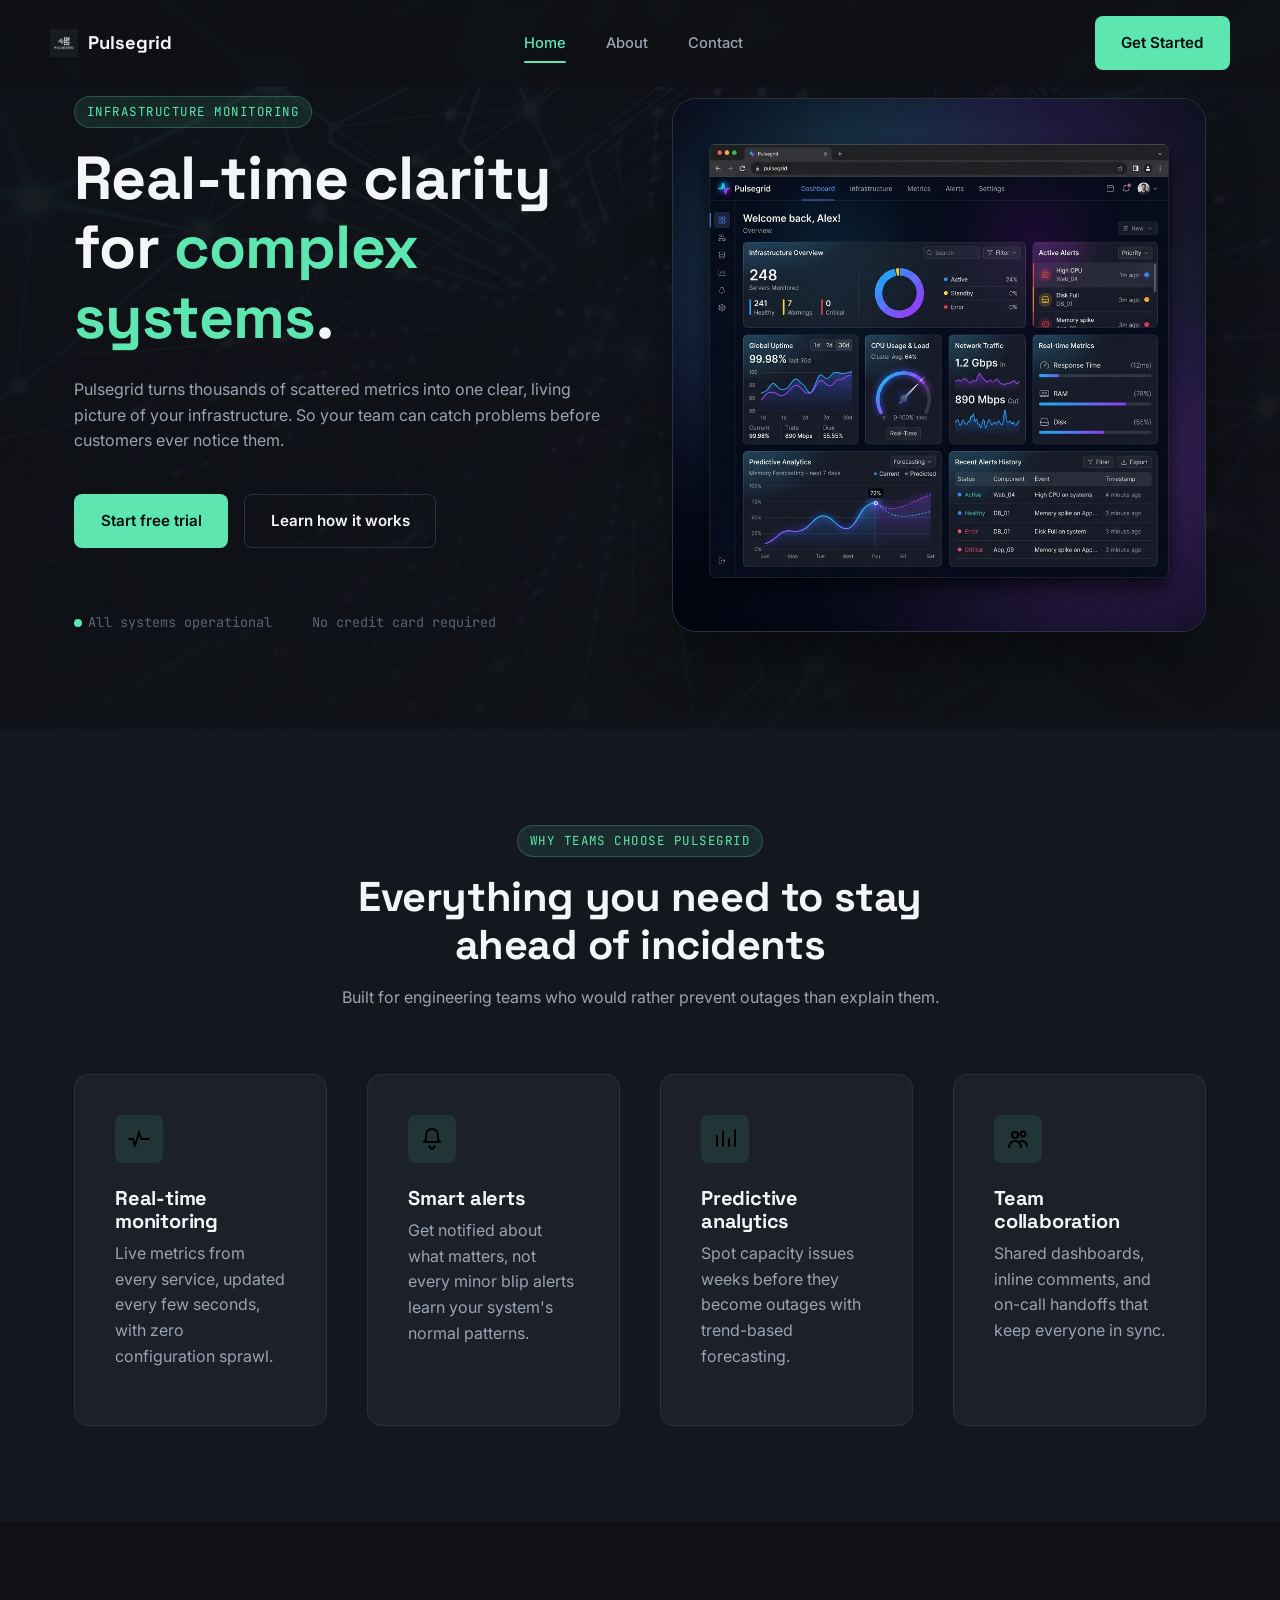
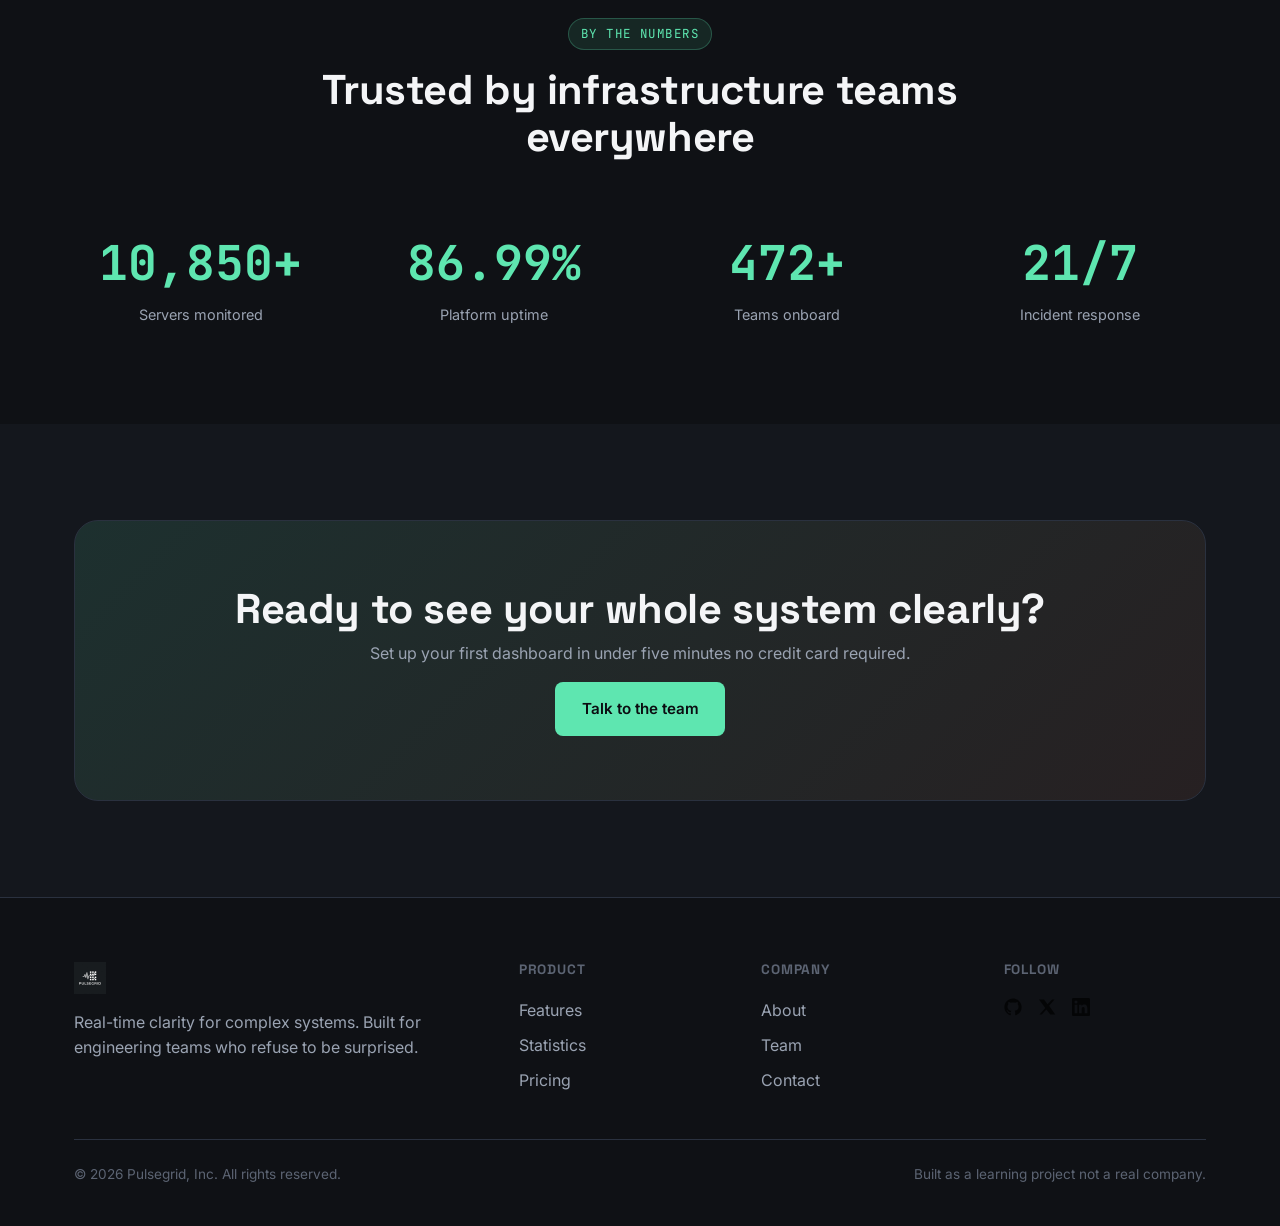
<file: index.html>
<!DOCTYPE html>
<!--
  index.html
  -----------------------------------------------------------------------
  PURPOSE: This is the HOMEPAGE of the site 
  [for khushi]
  Iske alawa bhi html files hai for different screens jaise ki aap dekhoge
  ki 3 screens hai, ek contact ek main jo ki yeh hai and ek about wala section.
  toh aapko basically yhan ki files ke saath edits krne hai!!
  -----------------------------------------------------------------------
-->
<html lang="en">

<head>
  <meta charset="UTF-8">
  <meta name="viewport" content="width=device-width, initial-scale=1.0">
  <title>Pulsegrid — Real-time clarity for complex systems</title>
  <meta name="description"
    content="Pulsegrid helps engineering teams monitor, understand, and predict the health of their infrastructure in real time.">

  <!-- Google Fonts: see assets/fonts/README.md for how to self-host these instead -->
  <link rel="preconnect" href="https://fonts.googleapis.com">
  <link
    href="https://fonts.googleapis.com/css2?family=Space+Grotesk:wght@500;700&family=Inter:wght@400;500;600&family=JetBrains+Mono:wght@500&display=swap"
    rel="stylesheet">

  <!--
  CSS load order matters here:
  1. style.css -> defines the variables (colors, fonts) everything else uses
  2. navbar.css -> styles the nav, depends on style.css's variables
  3. animations.css -> keyframes + reveal classes, can load any time
  -->
  <link rel="stylesheet" href="css/style.css">
  <link rel="stylesheet" href="css/navbar.css">
  <link rel="stylesheet" href="css/animations.css">

  <link rel="icon" href="images/logo.png" type="image/png">
</head>

<body>

  <!-- =====================================================================
       NAVBAR
       Identical markup is repeated on every page so navbar.css/navbar.js
       can target it consistently. In a larger real-world project this
       would likely be generated from a template/include instead of
       copy-pasted, but for a beginner learning project, seeing the full
       markup on every page makes it easier to study.
       ===================================================================== -->
  <nav class="navbar">
    <div class="container navbar-inner">
      <a href="index.html" class="navbar-logo">
        <img src="images/logo.png" alt="Pulsegrid logo">
        Pulsegrid
      </a>

      <ul class="navbar-links">
        <li><a href="index.html">Home</a></li>
        <li><a href="about.html">About</a></li>
        <li><a href="contact.html">Contact</a></li>
        <li class="navbar-cta-mobile">
          <a href="contact.html" class="btn btn-primary btn-block">Get Started</a>
        </li>
      </ul>

      <div class="navbar-cta">
        <a href="contact.html" class="btn btn-primary">Get Started</a>
      </div>

      <button class="navbar-toggle" aria-label="Toggle navigation menu" aria-expanded="false">
        <span></span>
        <span></span>
        <span></span>
      </button>
    </div>
  </nav>

  <main>
    <!-- ===================================================================
         HERO SECTION
         The first thing a visitor sees. Headline + supporting copy on the
         left, a preview image on the right.
         =================================================================== -->
    <section class="hero">
      <div class="container">
        <div class="hero-copy reveal">
          <span class="eyebrow">Infrastructure monitoring</span>
          <h1>Real-time clarity for <span class="highlight">complex systems</span>.</h1>
          <p>
            Pulsegrid turns thousands of scattered metrics into one clear,
            living picture of your infrastructure. So your team can catch
            problems before customers ever notice them.
          </p>
          <div class="hero-actions">
            <a href="contact.html" class="btn btn-primary">Start free trial</a>
            <a href="about.html" class="btn btn-secondary">Learn how it works</a>
          </div>
          <div class="hero-meta">
            <span><span class="status-dot"></span>All systems operational</span>
            <span>No credit card required</span>
          </div>
        </div>

        <div class="hero-media reveal reveal-delay-2">
          <div class="float">
            <img src="images/dashboard.jpg" alt="Preview of the Pulsegrid monitoring dashboard">
          </div>
        </div>
      </div>
    </section>

    <!-- ===================================================================
         FEATURES SECTION
         Four cards explaining the core product capabilities.
         =================================================================== -->
    <section class="section section--alt" id="features">
      <div class="container">
        <div class="section-header reveal">
          <span class="eyebrow">Why teams choose Pulsegrid</span>
          <h2>Everything you need to stay ahead of incidents</h2>
          <p>Built for engineering teams who would rather prevent outages than explain them.</p>
        </div>

        <div class="grid grid--4">
          <div class="feature-card reveal reveal-delay-1">
            <div class="feature-icon"><img src="assets/icons/icon-pulse.svg" alt=""></div>
            <h3>Real-time monitoring</h3>
            <p>Live metrics from every service, updated every few seconds, with zero configuration sprawl.</p>
          </div>

          <div class="feature-card reveal reveal-delay-2">
            <div class="feature-icon"><img src="assets/icons/icon-alert.svg" alt=""></div>
            <h3>Smart alerts</h3>
            <p>Get notified about what matters, not every minor blip alerts learn your system's normal patterns.</p>
          </div>

          <div class="feature-card reveal reveal-delay-3">
            <div class="feature-icon"><img src="assets/icons/icon-chart.svg" alt=""></div>
            <h3>Predictive analytics</h3>
            <p>Spot capacity issues weeks before they become outages with trend-based forecasting.</p>
          </div>

          <div class="feature-card reveal reveal-delay-4">
            <div class="feature-icon"><img src="assets/icons/icon-team.svg" alt=""></div>
            <h3>Team collaboration</h3>
            <p>Shared dashboards, inline comments, and on-call handoffs that keep everyone in sync.</p>
          </div>
        </div>
      </div>
    </section>

    <!-- ===================================================================
         STATISTICS SECTION
         Numbers animate upward from 0 once they scroll into view
         (see initStatsCounters() in js/main.js).
         =================================================================== -->
    <section class="section" id="stats">
      <div class="container">
        <div class="section-header reveal">
          <span class="eyebrow">By the numbers</span>
          <h2>Trusted by infrastructure teams everywhere</h2>
        </div>

        <div class="grid grid--4 stats-grid">
          <div class="reveal reveal-delay-1">
            <span class="stat-number" data-count-to="12400" data-suffix="+">0</span>
            <span class="stat-label">Servers monitored</span>
          </div>
          <div class="reveal reveal-delay-2">
            <span class="stat-number" data-count-to="99" data-suffix=".99%">0</span>
            <span class="stat-label">Platform uptime</span>
          </div>
          <div class="reveal reveal-delay-3">
            <span class="stat-number" data-count-to="540" data-suffix="+">0</span>
            <span class="stat-label">Teams onboard</span>
          </div>
          <div class="reveal reveal-delay-4">
            <span class="stat-number" data-count-to="24" data-suffix="/7">0</span>
            <span class="stat-label">Incident response</span>
          </div>
        </div>
      </div>
    </section>

    <!-- ===================================================================
         CTA BANNER
         =================================================================== -->
    <section class="section section--alt">
      <div class="container">
        <div class="cta-banner reveal">
          <h2>Ready to see your whole system clearly?</h2>
          <p>Set up your first dashboard in under five minutes no credit card required.</p>
          <a href="contact.html" class="btn btn-primary">Talk to the team</a>
        </div>
      </div>
    </section>
  </main>

  <!-- =====================================================================
       FOOTER
       ===================================================================== -->
  <footer class="site-footer">
    <div class="container">
      <div class="footer-grid">
        <div class="footer-brand">
          <img src="images/logo.png" alt="Pulsegrid logo">
          <p>Real-time clarity for complex systems. Built for engineering teams who refuse to be surprised.</p>
        </div>

        <div class="footer-col">
          <h4>Product</h4>
          <a href="index.html#features">Features</a>
          <a href="index.html#stats">Statistics</a>
          <a href="contact.html">Pricing</a>
        </div>

        <div class="footer-col">
          <h4>Company</h4>
          <a href="about.html">About</a>
          <a href="about.html#team">Team</a>
          <a href="contact.html">Contact</a>
        </div>

        <div class="footer-col">
          <h4>Follow</h4>
          <div class="social-icons">
            <a href="#" aria-label="Pulsegrid on GitHub"><img class="social-icon" src="assets/icons/icon-github.svg"
                alt=""></a>
            <a href="#" aria-label="Pulsegrid on Twitter"><img class="social-icon" src="assets/icons/icon-twitter.svg"
                alt=""></a>
            <a href="#" aria-label="Pulsegrid on LinkedIn"><img class="social-icon" src="assets/icons/icon-linkedin.svg"
                alt=""></a>
          </div>
        </div>
      </div>

      <div class="footer-bottom">
        <span>&copy; <span id="current-year"></span> Pulsegrid, Inc. All rights reserved.</span>
        <span>Built as a learning project not a real company.</span>
      </div>
    </div>
  </footer>

  <!--
    JS load order: navbar.js and main.js are used on every page.
    contact.js is also included site-wide for simplicity, but it quietly
    does nothing unless it finds a #contact-form element on the page.
  -->
  <script src="js/navbar.js"></script>
  <script src="js/main.js"></script>
  <script src="js/contact.js"></script>
</body>

</html>
</file>
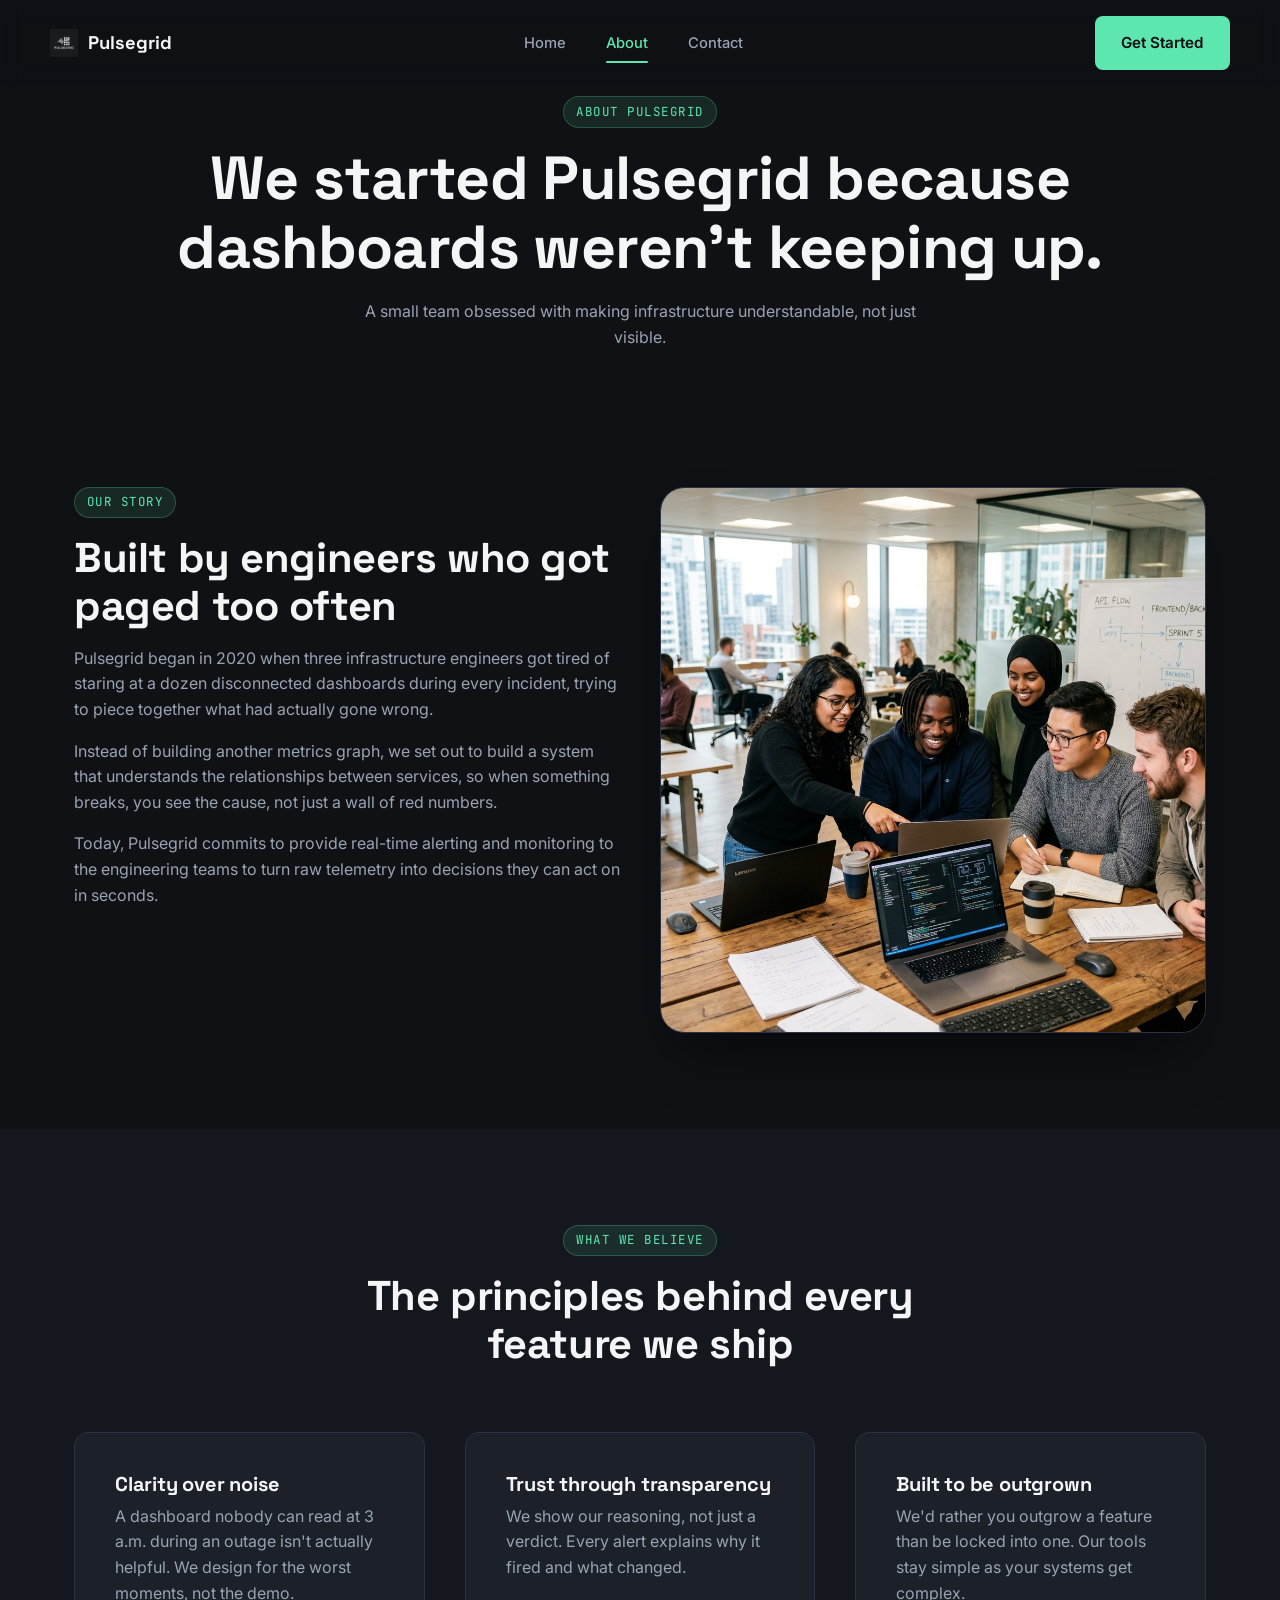
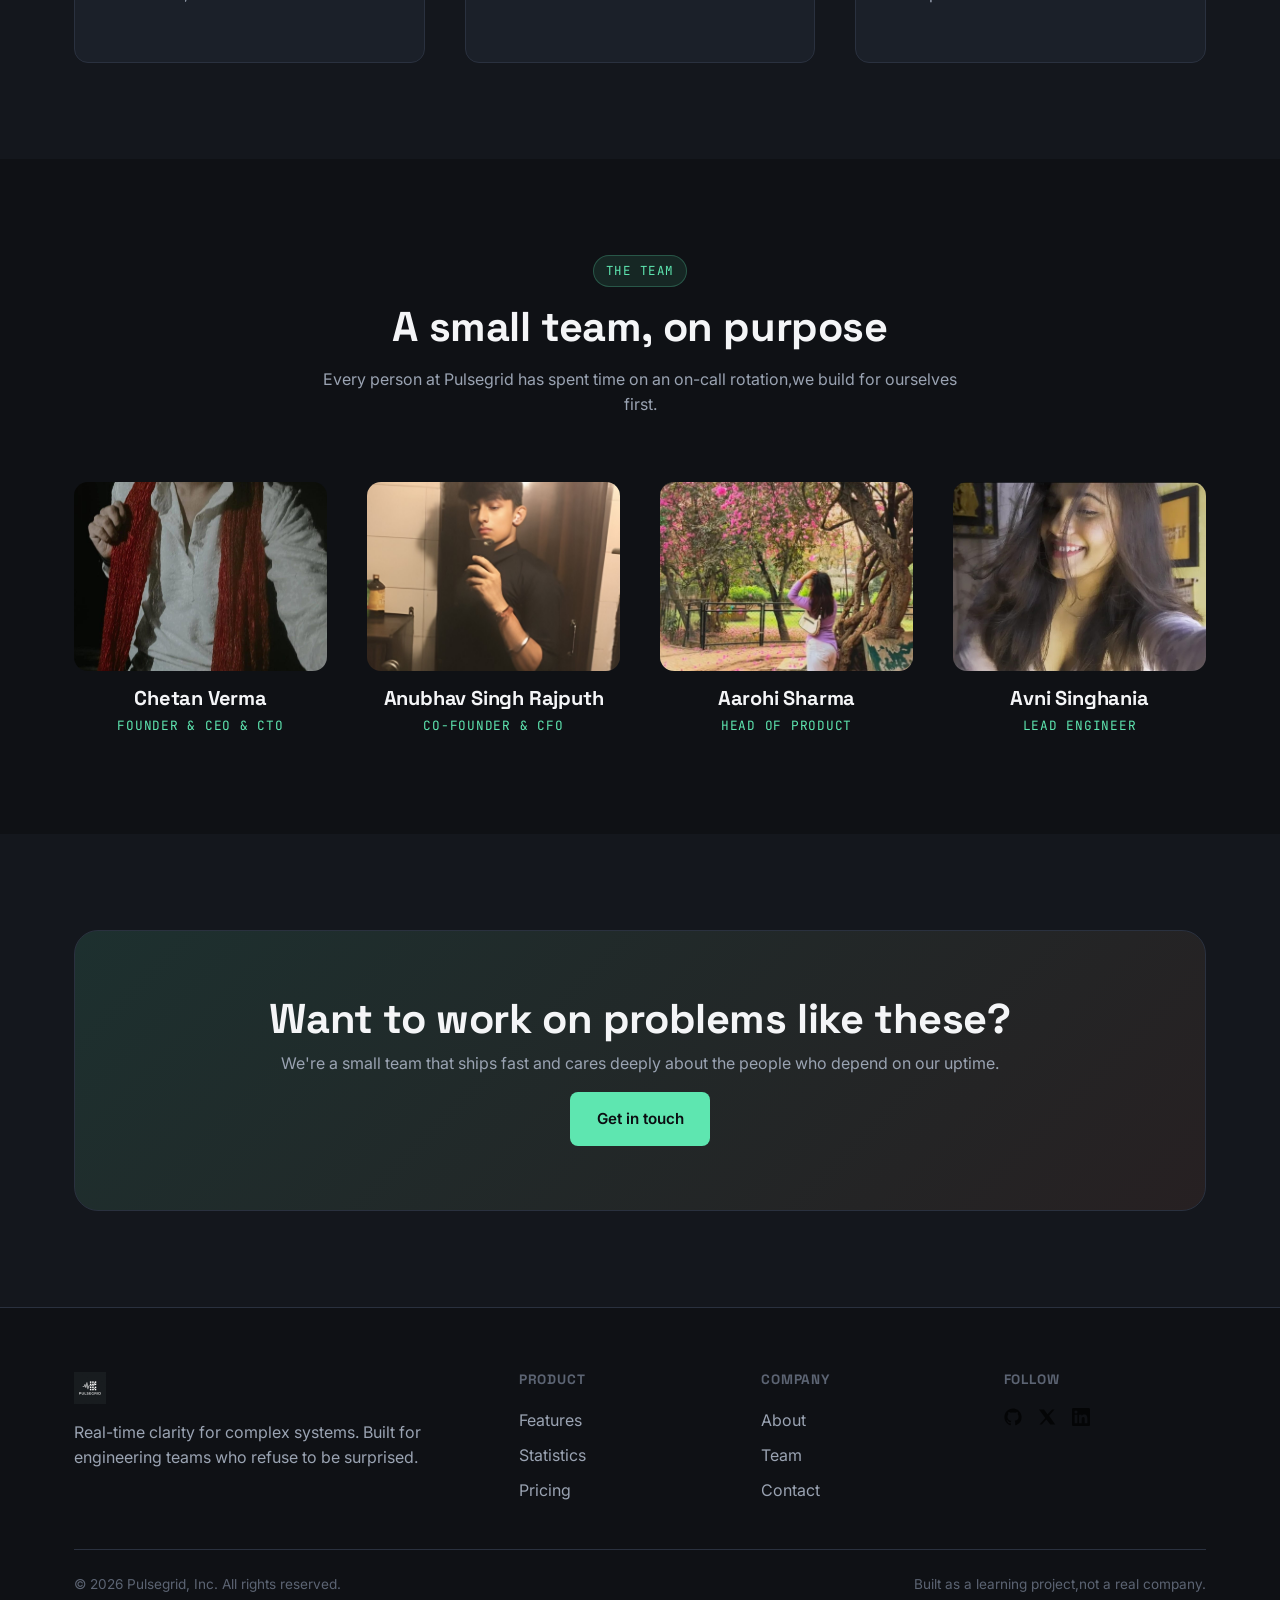
<file: about.html>
<!DOCTYPE html>
<!--
  about.html
  -----------------------------------------------------------------------
  PURPOSE: The "About" page. Tells the company's story, lists its
  values, and introduces the team. Reuses the exact same navbar/footer
  markup and the exact same CSS/JS files as index.html, that repetition
  is intentional for this learning project. Toh aapko yhan ki cheezein edit krni
  hai
  -----------------------------------------------------------------------
-->
<html lang="en">

<head>
  <meta charset="UTF-8">
  <meta name="viewport" content="width=device-width, initial-scale=1.0">
  <title>About — Pulsegrid</title>
  <meta name="description"
    content="Learn about Pulsegrid's mission, values, and the team building real-time infrastructure monitoring.">

  <link rel="preconnect" href="https://fonts.googleapis.com">
  <link
    href="https://fonts.googleapis.com/css2?family=Space+Grotesk:wght@500;700&family=Inter:wght@400;500;600&family=JetBrains+Mono:wght@500&display=swap"
    rel="stylesheet">

  <link rel="stylesheet" href="css/style.css">
  <link rel="stylesheet" href="css/navbar.css">
  <link rel="stylesheet" href="css/animations.css">

  <link rel="icon" href="images/logo.png" type="image/png">
</head>

<body>

  <nav class="navbar">
    <div class="container navbar-inner">
      <a href="index.html" class="navbar-logo">
        <img src="images/logo.png" alt="Pulsegrid logo">
        Pulsegrid
      </a>

      <ul class="navbar-links">
        <li><a href="index.html">Home</a></li>
        <li><a href="about.html">About</a></li>
        <li><a href="contact.html">Contact</a></li>
        <li class="navbar-cta-mobile">
          <a href="contact.html" class="btn btn-primary btn-block">Get Started</a>
        </li>
      </ul>

      <div class="navbar-cta">
        <a href="contact.html" class="btn btn-primary">Get Started</a>
      </div>

      <button class="navbar-toggle" aria-label="Toggle navigation menu" aria-expanded="false">
        <span></span>
        <span></span>
        <span></span>
      </button>
    </div>
  </nav>

  <main>
    <!-- ===================================================================
         PAGE HEADER
         =================================================================== -->
    <header class="page-header">
      <div class="container reveal">
        <span class="eyebrow">About Pulsegrid</span>
        <h1>We started Pulsegrid because dashboards weren't keeping up.</h1>
        <p>A small team obsessed with making infrastructure understandable, not just visible.</p>
      </div>
    </header>

    <!-- ===================================================================
         OUR STORY
         =================================================================== -->
    <section class="section">
      <div class="container grid grid--2">
        <div class="reveal">
          <span class="eyebrow">Our story</span>
          <h2>Built by engineers who got paged too often</h2>
          <p>
            Pulsegrid began in 2020 when three infrastructure engineers
            got tired of staring at a dozen disconnected dashboards
            during every incident, trying to piece together what had
            actually gone wrong.
          </p>
          <p>
            Instead of building another metrics graph, we set out to
            build a system that understands the relationships between
            services, so when something breaks, you see the cause,
            not just a wall of red numbers.
          </p>
          <p>
            Today, Pulsegrid commits to provide real-time alerting and monitoring to the engineering teams to turn
            raw telemetry into decisions they can act on in seconds.
          </p>
        </div>
        <div class="hero-media reveal reveal-delay-2">
          <img src="images/team.jpg" alt="The Pulsegrid team collaborating in the office">
        </div>
      </div>
    </section>

    <!-- ===================================================================
         MISSION / VALUES
         =================================================================== -->
    <section class="section section--alt">
      <div class="container">
        <div class="section-header reveal">
          <span class="eyebrow">What we believe</span>
          <h2>The principles behind every feature we ship</h2>
        </div>

        <div class="grid grid--3">
          <div class="feature-card reveal reveal-delay-1">
            <h3>Clarity over noise</h3>
            <p>A dashboard nobody can read at 3 a.m. during an outage isn't actually helpful. We design for the worst
              moments, not the demo.</p>
          </div>
          <div class="feature-card reveal reveal-delay-2">
            <h3>Trust through transparency</h3>
            <p>We show our reasoning, not just a verdict. Every alert explains why it fired and what changed.</p>
          </div>
          <div class="feature-card reveal reveal-delay-3">
            <h3>Built to be outgrown</h3>
            <p>We'd rather you outgrow a feature than be locked into one. Our tools stay simple as your systems get
              complex.</p>
          </div>
        </div>
      </div>
    </section>

    <!-- ===================================================================
         TEAM SECTION
         =================================================================== -->
    <section class="section" id="team">
      <div class="container">
        <div class="section-header reveal">
          <span class="eyebrow">The team</span>
          <h2>A small team, on purpose</h2>
          <p>Every person at Pulsegrid has spent time on an on-call rotation,we build for ourselves first.</p>
        </div>

        <div class="grid grid--4">
          <div class="team-card reveal reveal-delay-1">
            <div class="team-photo"><img src="images/chetan.jpg" alt="Portrait placeholder for Maya Chen"></div>
            <h3>Chetan Verma</h3>
            <span class="team-role">Founder &amp; CEO & CTO</span>
          </div>
          <div class="team-card reveal reveal-delay-2">
            <div class="team-photo"><img src="images/anubhav.jpg" alt="Portrait placeholder for Daniel Osei"></div>
            <h3>Anubhav Singh Rajputh</h3>
            <span class="team-role">Co-founder &amp; CFO</span>
          </div>
          <div class="team-card reveal reveal-delay-3">
            <div class="team-photo"><img src="images/aarohi.jpg" alt="Portrait placeholder for Priya Patel"></div>
            <h3>Aarohi Sharma</h3>
            <span class="team-role">Head of Product</span>
          </div>
          <div class="team-card reveal reveal-delay-4">
            <div class="team-photo"><img src="images/avni.jpg" alt="Portrait placeholder for Tomas Novak"></div>
            <h3>Avni Singhania</h3>
            <span class="team-role">Lead Engineer</span>
          </div>
        </div>
      </div>
    </section>

    <!-- ===================================================================
         CTA BANNER
         =================================================================== -->
    <section class="section section--alt">
      <div class="container">
        <div class="cta-banner reveal">
          <h2>Want to work on problems like these?</h2>
          <p>We're a small team that ships fast and cares deeply about the people who depend on our uptime.</p>
          <a href="contact.html" class="btn btn-primary">Get in touch</a>
        </div>
      </div>
    </section>
  </main>

  <footer class="site-footer">
    <div class="container">
      <div class="footer-grid">
        <div class="footer-brand">
          <img src="images/logo.png" alt="Pulsegrid logo">
          <p>Real-time clarity for complex systems. Built for engineering teams who refuse to be surprised.</p>
        </div>

        <div class="footer-col">
          <h4>Product</h4>
          <a href="index.html#features">Features</a>
          <a href="index.html#stats">Statistics</a>
          <a href="contact.html">Pricing</a>
        </div>

        <div class="footer-col">
          <h4>Company</h4>
          <a href="about.html">About</a>
          <a href="about.html#team">Team</a>
          <a href="contact.html">Contact</a>
        </div>

        <div class="footer-col">
          <h4>Follow</h4>
          <div class="social-icons">
            <a href="#" aria-label="Pulsegrid on GitHub"><img class="social-icon" src="assets/icons/icon-github.svg"
                alt=""></a>
            <a href="#" aria-label="Pulsegrid on Twitter"><img class="social-icon" src="assets/icons/icon-twitter.svg"
                alt=""></a>
            <a href="#" aria-label="Pulsegrid on LinkedIn"><img class="social-icon" src="assets/icons/icon-linkedin.svg"
                alt=""></a>
          </div>
        </div>
      </div>

      <div class="footer-bottom">
        <span>&copy; <span id="current-year"></span> Pulsegrid, Inc. All rights reserved.</span>
        <span>Built as a learning project,not a real company.</span>
      </div>
    </div>
  </footer>

  <script src="js/navbar.js"></script>
  <script src="js/main.js"></script>
  <script src="js/contact.js"></script>
</body>

</html>
</file>
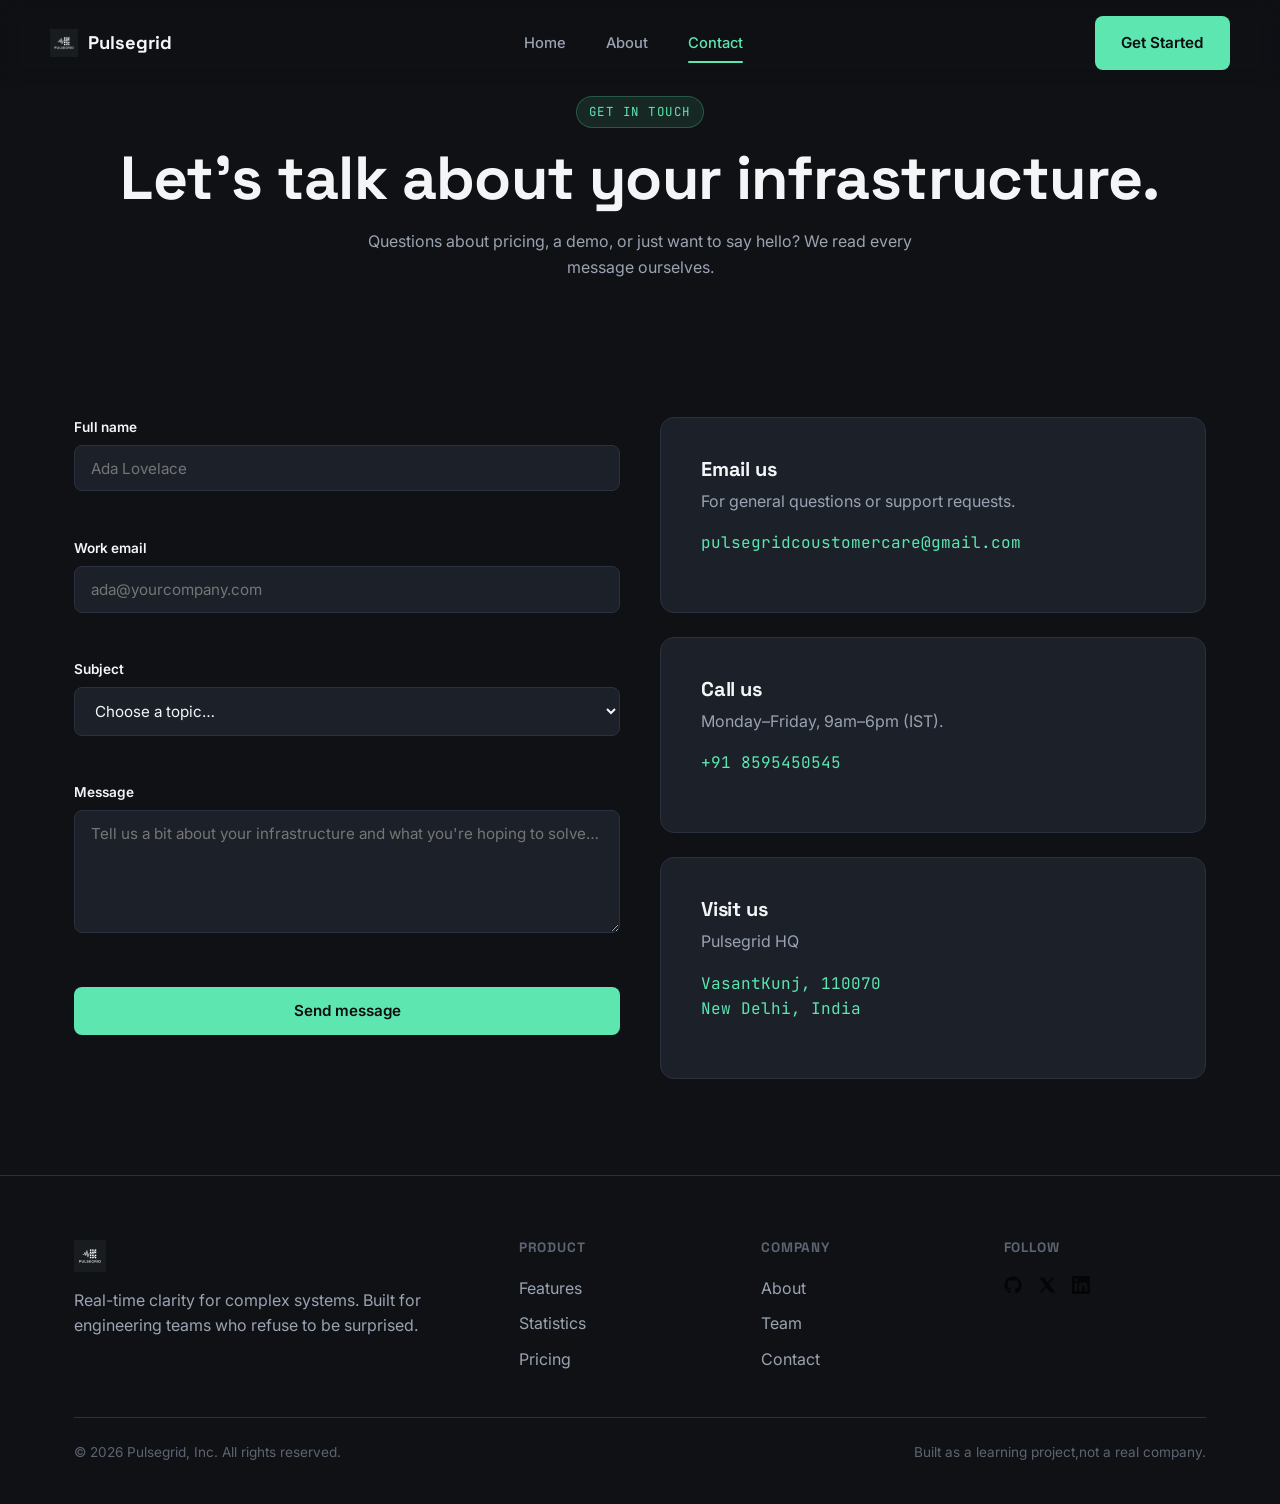
<file: contact.html>
<!DOCTYPE html>
<!--
  contact.html
  -----------------------------------------------------------------------
  PURPOSE: The "Contact" page. Holds the contact form that js/contact.js
  validates and "submits" (simulated, since this is a static learning
  project with no real backend/server to send data to). Also shows
  direct contact details and reuses the shared navbar/footer.
  -----------------------------------------------------------------------
-->
<html lang="en">

<head>
  <meta charset="UTF-8">
  <meta name="viewport" content="width=device-width, initial-scale=1.0">
  <title>Contact — Pulsegrid</title>
  <meta name="description"
    content="Get in touch with the Pulsegrid team,sales questions, support, or partnership inquiries.">

  <link rel="preconnect" href="https://fonts.googleapis.com">
  <link
    href="https://fonts.googleapis.com/css2?family=Space+Grotesk:wght@500;700&family=Inter:wght@400;500;600&family=JetBrains+Mono:wght@500&display=swap"
    rel="stylesheet">

  <link rel="stylesheet" href="css/style.css">
  <link rel="stylesheet" href="css/navbar.css">
  <link rel="stylesheet" href="css/animations.css">

  <link rel="icon" href="images/logo.png" type="image/png">
</head>

<body>

  <nav class="navbar">
    <div class="container navbar-inner">
      <a href="index.html" class="navbar-logo">
        <img src="images/logo.png" alt="Pulsegrid logo">
        Pulsegrid
      </a>

      <ul class="navbar-links">
        <li><a href="index.html">Home</a></li>
        <li><a href="about.html">About</a></li>
        <li><a href="contact.html">Contact</a></li>
        <li class="navbar-cta-mobile">
          <a href="contact.html" class="btn btn-primary btn-block">Get Started</a>
        </li>
      </ul>

      <div class="navbar-cta">
        <a href="contact.html" class="btn btn-primary">Get Started</a>
      </div>

      <button class="navbar-toggle" aria-label="Toggle navigation menu" aria-expanded="false">
        <span></span>
        <span></span>
        <span></span>
      </button>
    </div>
  </nav>

  <main>
    <header class="page-header">
      <div class="container reveal">
        <span class="eyebrow">Get in touch</span>
        <h1>Let's talk about your infrastructure.</h1>
        <p>Questions about pricing, a demo, or just want to say hello? We read every message ourselves.</p>
      </div>
    </header>

    <!-- ===================================================================
         CONTACT FORM + CONTACT INFO
         =================================================================== -->
    <section class="section">
      <div class="container grid grid--2">

        <!-- -------------------------------------------------------------
             CONTACT FORM
             js/contact.js listens for this form's "submit" event,
             validates every field, and simulates sending it.
             ------------------------------------------------------------- -->
        <div class="reveal">
          <div id="form-success" class="form-success-banner" role="status" hidden>
            Thanks! Your message has been sent,we'll reply within one business day.
          </div>

          <form id="contact-form" novalidate>
            <div class="form-group">
              <label class="form-label" for="name">Full name</label>
              <input class="form-control" type="text" id="name" name="name" placeholder="Ada Lovelace"
                autocomplete="name">
              <span class="form-error" id="name-error"></span>
            </div>

            <div class="form-group">
              <label class="form-label" for="email">Work email</label>
              <input class="form-control" type="email" id="email" name="email" placeholder="ada@yourcompany.com"
                autocomplete="email">
              <span class="form-error" id="email-error"></span>
            </div>

            <div class="form-group">
              <label class="form-label" for="subject">Subject</label>
              <select class="form-control" id="subject" name="subject">
                <option value="">Choose a topic…</option>
                <option value="sales">Sales &amp; pricing</option>
                <option value="support">Technical support</option>
                <option value="partnership">Partnership</option>
                <option value="other">Something else</option>
              </select>
              <span class="form-error" id="subject-error"></span>
            </div>

            <div class="form-group">
              <label class="form-label" for="message">Message</label>
              <textarea class="form-control" id="message" name="message" rows="5"
                placeholder="Tell us a bit about your infrastructure and what you're hoping to solve…"></textarea>
              <span class="form-error" id="message-error"></span>
            </div>

            <button type="submit" class="btn btn-primary btn-block">Send message</button>
          </form>
        </div>

        <!-- -------------------------------------------------------------
             CONTACT INFO SIDEBAR
             ------------------------------------------------------------- -->
        <div class="reveal reveal-delay-2">
          <div class="feature-card" style="margin-bottom: var(--space-md);">
            <h3>Email us</h3>
            <p>For general questions or support requests.</p>
            <p style="color: var(--color-accent); font-family: var(--font-mono);">pulsegridcoustomercare@gmail.com</p>
          </div>

          <div class="feature-card" style="margin-bottom: var(--space-md);">
            <h3>Call us</h3>
            <p>Monday–Friday, 9am–6pm (IST).</p>
            <p style="color: var(--color-accent); font-family: var(--font-mono);">+91 8595450545</p>
          </div>

          <div class="feature-card">
            <h3>Visit us</h3>
            <p>Pulsegrid HQ</p>
            <p style="color: var(--color-accent); font-family: var(--font-mono);">VasantKunj, 110070<br>New Delhi, India
            </p>
          </div>
        </div>
      </div>
    </section>
  </main>

  <footer class="site-footer">
    <div class="container">
      <div class="footer-grid">
        <div class="footer-brand">
          <img src="images/logo.png" alt="Pulsegrid logo">
          <p>Real-time clarity for complex systems. Built for engineering teams who refuse to be surprised.</p>
        </div>

        <div class="footer-col">
          <h4>Product</h4>
          <a href="index.html#features">Features</a>
          <a href="index.html#stats">Statistics</a>
          <a href="contact.html">Pricing</a>
        </div>

        <div class="footer-col">
          <h4>Company</h4>
          <a href="about.html">About</a>
          <a href="about.html#team">Team</a>
          <a href="contact.html">Contact</a>
        </div>

        <div class="footer-col">
          <h4>Follow</h4>
          <div class="social-icons">
            <a href="#" aria-label="Pulsegrid on GitHub"><img class="social-icon" src="assets/icons/icon-github.svg"
                alt=""></a>
            <a href="#" aria-label="Pulsegrid on Twitter"><img class="social-icon" src="assets/icons/icon-twitter.svg"
                alt=""></a>
            <a href="#" aria-label="Pulsegrid on LinkedIn"><img class="social-icon" src="assets/icons/icon-linkedin.svg"
                alt=""></a>
          </div>
        </div>
      </div>

      <div class="footer-bottom">
        <span>&copy; <span id="current-year"></span> Pulsegrid, Inc. All rights reserved.</span>
        <span>Built as a learning project,not a real company.</span>
      </div>
    </div>
  </footer>

  <script src="js/navbar.js"></script>
  <script src="js/main.js"></script>
  <script src="js/contact.js"></script>
</body>

</html>
</file>
<file: css/style.css>
/* =========================================================================
   css/style.css
   -------------------------------------------------------------------------
   PURPOSE: The MAIN stylesheet for the whole site.
   It holds things that are shared by every page:
     1. Design tokens (CSS variables) - colors, fonts, spacing
     2. CSS reset / base element styles
     3. Reusable layout utilities (.container, .grid, .section, etc.)
     4. Buttons and form controls
     5. Section-specific styles that appear on more than one page
        (hero, features, stats, team, footer)

   Navbar-only styles live in navbar.css.
   Animation keyframes & scroll-reveal classes live in animations.css.
   This separation keeps each file focused on ONE job, which is the
   whole point of this learning project: easy-to-scan, single-purpose files.
   ========================================================================= */

/* -------------------------------------------------------------------------
   1. DESIGN TOKENS
   Centralizing colors/fonts/spacing here means changing the brand's look
   later only requires editing values in ONE place instead of hunting
   through every CSS file.
   ------------------------------------------------------------------------- */
:root {
  /* Color palette - dark, modern "tech startup" theme */
  --color-bg: #0f1115;          /* page background */
  --color-bg-alt: #14171d;      /* alternating section background */
  --color-surface: #1b2029;     /* cards, inputs, raised surfaces */
  --color-surface-hover: #232a36;
  --color-border: #2a313f;

  --color-text: #f4f5f7;        /* primary text on dark background */
  --color-text-muted: #9aa3b2;  /* secondary / supporting text */
  --color-text-faint: #5c6473;  /* least important text, captions */

  --color-accent: #5ee6b0;      /* primary brand accent (mint/jade) */
  --color-accent-dark: #34b584; /* darker accent, used for hover states */
  --color-accent-warm: #ff8a5b; /* secondary accent for contrast/CTAs */

  --color-success: #5ee6b0;
  --color-error: #ff6b6b;

  /* Typography */
  --font-display: 'Space Grotesk', 'Segoe UI', sans-serif; /* headings */
  --font-body: 'Inter', 'Segoe UI', sans-serif;             /* paragraphs, UI */
  --font-mono: 'JetBrains Mono', 'Courier New', monospace;  /* stats, labels */

  /* Spacing scale (used for padding/margin/gap consistently) */
  --space-xs: 0.5rem;
  --space-sm: 1rem;
  --space-md: 1.5rem;
  --space-lg: 2.5rem;
  --space-xl: 4rem;
  --space-2xl: 6rem;

  /* Shared values */
  --radius-sm: 8px;
  --radius-md: 14px;
  --radius-lg: 24px;
  --max-width: 1180px;
  --transition-fast: 150ms ease;
  --transition-base: 280ms ease;
}

/* -------------------------------------------------------------------------
   2. RESET / BASE ELEMENT STYLES
   A small reset keeps default browser styling from fighting with our design.
   ------------------------------------------------------------------------- */
*,
*::before,
*::after {
  box-sizing: border-box;
}

html {
  scroll-behavior: smooth;
}

body {
  margin: 0;
  background-color: var(--color-bg);
  color: var(--color-text);
  font-family: var(--font-body);
  font-size: 16px;
  line-height: 1.6;
  -webkit-font-smoothing: antialiased;
}

img {
  max-width: 100%;
  display: block;
}

a {
  color: inherit;
  text-decoration: none;
}

ul {
  margin: 0;
  padding: 0;
  list-style: none;
}

h1, h2, h3, h4 {
  font-family: var(--font-display);
  font-weight: 700;
  line-height: 1.15;
  margin: 0 0 var(--space-sm) 0;
  letter-spacing: -0.01em;
}

h1 { font-size: clamp(2.4rem, 5vw, 3.8rem); }
h2 { font-size: clamp(1.8rem, 3.4vw, 2.6rem); }
h3 { font-size: 1.25rem; }

p {
  margin: 0 0 var(--space-sm) 0;
  color: var(--color-text-muted);
}

/* Visible focus outline everywhere - important for keyboard accessibility */
a:focus-visible,
button:focus-visible,
input:focus-visible,
textarea:focus-visible {
  outline: 2px solid var(--color-accent);
  outline-offset: 3px;
}

/* -------------------------------------------------------------------------
   3. LAYOUT UTILITIES
   Generic, reusable building blocks used across every page.
   ------------------------------------------------------------------------- */
.container {
  width: 100%;
  max-width: var(--max-width);
  margin: 0 auto;
  padding: 0 var(--space-md);
}

.section {
  padding: var(--space-2xl) 0;
}

.section--alt {
  background-color: var(--color-bg-alt);
}

.section-header {
  text-align: center;
  max-width: 640px;
  margin: 0 auto var(--space-xl) auto;
}

.eyebrow {
  display: inline-block;
  font-family: var(--font-mono);
  font-size: 0.78rem;
  letter-spacing: 0.12em;
  text-transform: uppercase;
  color: var(--color-accent);
  background: rgba(94, 230, 176, 0.1);
  border: 1px solid rgba(94, 230, 176, 0.25);
  padding: 0.3rem 0.75rem;
  border-radius: 999px;
  margin-bottom: var(--space-sm);
}

.grid {
  display: grid;
  gap: var(--space-lg);
}

.grid--2 { grid-template-columns: repeat(2, 1fr); }
.grid--3 { grid-template-columns: repeat(3, 1fr); }
.grid--4 { grid-template-columns: repeat(4, 1fr); }

@media (max-width: 900px) {
  .grid--3, .grid--4 { grid-template-columns: repeat(2, 1fr); }
}

@media (max-width: 600px) {
  .grid--2, .grid--3, .grid--4 { grid-template-columns: 1fr; }
}

/* -------------------------------------------------------------------------
   4. BUTTONS & FORM CONTROLS
   ------------------------------------------------------------------------- */
.btn {
  display: inline-flex;
  align-items: center;
  justify-content: center;
  gap: 0.5rem;
  font-family: var(--font-body);
  font-weight: 600;
  font-size: 0.95rem;
  padding: 0.85rem 1.6rem;
  border-radius: var(--radius-sm);
  border: 1px solid transparent;
  cursor: pointer;
  transition: transform var(--transition-fast), background-color var(--transition-fast),
              border-color var(--transition-fast), box-shadow var(--transition-fast);
}

.btn:active {
  transform: scale(0.97);
}

.btn-primary {
  background-color: var(--color-accent);
  color: #0b0d11;
}

.btn-primary:hover {
  background-color: var(--color-accent-dark);
  box-shadow: 0 0 0 4px rgba(94, 230, 176, 0.15);
}

.btn-secondary {
  background-color: transparent;
  color: var(--color-text);
  border-color: var(--color-border);
}

.btn-secondary:hover {
  border-color: var(--color-accent);
  color: var(--color-accent);
}

.btn-block {
  width: 100%;
}

.btn[disabled] {
  opacity: 0.6;
  cursor: not-allowed;
  transform: none;
}

.form-group {
  margin-bottom: var(--space-md);
  text-align: left;
}

.form-label {
  display: block;
  font-size: 0.85rem;
  font-weight: 600;
  margin-bottom: 0.4rem;
  color: var(--color-text);
}

.form-control {
  width: 100%;
  padding: 0.8rem 1rem;
  background-color: var(--color-surface);
  border: 1px solid var(--color-border);
  border-radius: var(--radius-sm);
  color: var(--color-text);
  font-family: var(--font-body);
  font-size: 0.95rem;
  transition: border-color var(--transition-fast);
}

.form-control:focus {
  border-color: var(--color-accent);
  outline: none;
}

.form-control.is-invalid {
  border-color: var(--color-error);
}

.form-error {
  display: block;
  min-height: 1.1rem;
  font-size: 0.8rem;
  color: var(--color-error);
  margin-top: 0.3rem;
}

.form-success-banner {
  background: rgba(94, 230, 176, 0.12);
  border: 1px solid rgba(94, 230, 176, 0.35);
  color: var(--color-accent);
  padding: var(--space-sm) var(--space-md);
  border-radius: var(--radius-sm);
  margin-bottom: var(--space-md);
}

/* -------------------------------------------------------------------------
   5. PAGE HEADER (used on about.html and contact.html, below the navbar)
   ------------------------------------------------------------------------- */
.page-header {
  padding: var(--space-2xl) 0 var(--space-lg);
  text-align: center;
}

.page-header p {
  max-width: 560px;
  margin: 0 auto;
}

/* -------------------------------------------------------------------------
   6. HERO SECTION (index.html)
   ------------------------------------------------------------------------- */
.hero {
  padding: var(--space-2xl) 0;
  overflow: hidden;
  position: relative;
  background-image: linear-gradient(180deg, rgba(15, 17, 21, 0.94), rgba(15, 17, 21, 0.98)), url('../images/hero.jpg');
  background-size: cover;
  background-position: center;
}

.hero .container {
  display: grid;
  grid-template-columns: 1fr 1fr;
  align-items: center;
  gap: var(--space-xl);
}

.hero-copy h1 {
  margin-bottom: var(--space-md);
}

.hero-copy .highlight {
  color: var(--color-accent);
}

.hero-actions {
  display: flex;
  gap: var(--space-sm);
  margin-top: var(--space-lg);
  flex-wrap: wrap;
}

.hero-meta {
  display: flex;
  gap: var(--space-lg);
  margin-top: var(--space-xl);
  font-family: var(--font-mono);
  font-size: 0.85rem;
  color: var(--color-text-faint);
}

.hero-media {
  position: relative;
  border-radius: var(--radius-lg);
  overflow: hidden;
  border: 1px solid var(--color-border);
  box-shadow: 0 30px 60px -20px rgba(0, 0, 0, 0.6);
}

.hero-media img {
  width: 100%;
  height: 100%;
  object-fit: cover;
}

@media (max-width: 900px) {
  .hero .container {
    grid-template-columns: 1fr;
  }
  .hero-media {
    order: -1;
  }
}

/* -------------------------------------------------------------------------
   7. FEATURES SECTION (index.html)
   ------------------------------------------------------------------------- */
.feature-card {
  background-color: var(--color-surface);
  border: 1px solid var(--color-border);
  border-radius: var(--radius-md);
  padding: var(--space-lg);
  transition: transform var(--transition-base), border-color var(--transition-base);
}

.feature-card:hover {
  transform: translateY(-6px);
  border-color: var(--color-accent);
}

.feature-icon {
  width: 48px;
  height: 48px;
  display: flex;
  align-items: center;
  justify-content: center;
  border-radius: var(--radius-sm);
  background: rgba(94, 230, 176, 0.1);
  color: var(--color-accent);
  margin-bottom: var(--space-md);
}

.feature-icon img {
  width: 24px;
  height: 24px;
}

.feature-card h3 {
  margin-bottom: var(--space-xs);
}

/* -------------------------------------------------------------------------
   8. STATS SECTION (index.html)
   ------------------------------------------------------------------------- */
.stats-grid {
  text-align: center;
}

.stat-number {
  font-family: var(--font-mono);
  font-size: clamp(2.2rem, 4vw, 3rem);
  font-weight: 700;
  color: var(--color-accent);
  display: block;
}

.stat-label {
  color: var(--color-text-muted);
  font-size: 0.9rem;
  margin-top: 0.3rem;
}

/* -------------------------------------------------------------------------
   9. TEAM SECTION (about.html)
   ------------------------------------------------------------------------- */
.team-card {
  text-align: center;
}

.team-photo {
  border-radius: var(--radius-md);
  overflow: hidden;
  margin-bottom: var(--space-sm);
  aspect-ratio: 4 / 3;
}

.team-photo img {
  width: 100%;
  height: 100%;
  object-fit: cover;
}

.team-card h3 {
  margin-bottom: 0.1rem;
}

.team-role {
  font-family: var(--font-mono);
  font-size: 0.8rem;
  color: var(--color-accent);
  text-transform: uppercase;
  letter-spacing: 0.06em;
}

/* -------------------------------------------------------------------------
   10. CTA BANNER (shared)
   ------------------------------------------------------------------------- */
.cta-banner {
  background: linear-gradient(135deg, rgba(94, 230, 176, 0.12), rgba(255, 138, 91, 0.08));
  border: 1px solid var(--color-border);
  border-radius: var(--radius-lg);
  padding: var(--space-xl);
  text-align: center;
}

.cta-banner h2 {
  margin-bottom: var(--space-xs);
}

/* -------------------------------------------------------------------------
   11. FOOTER (shared across every page)
   ------------------------------------------------------------------------- */
.site-footer {
  border-top: 1px solid var(--color-border);
  padding: var(--space-xl) 0 var(--space-lg);
}

.footer-grid {
  display: grid;
  grid-template-columns: 2fr 1fr 1fr 1fr;
  gap: var(--space-lg);
  margin-bottom: var(--space-lg);
}

.footer-brand img {
  height: 32px;
  margin-bottom: var(--space-sm);
}

.footer-col h4 {
  font-size: 0.85rem;
  text-transform: uppercase;
  letter-spacing: 0.06em;
  color: var(--color-text-faint);
  margin-bottom: var(--space-sm);
}

.footer-col a {
  display: block;
  color: var(--color-text-muted);
  padding: 0.3rem 0;
  transition: color var(--transition-fast);
}

.footer-col a:hover {
  color: var(--color-accent);
}

.footer-bottom {
  display: flex;
  justify-content: space-between;
  align-items: center;
  flex-wrap: wrap;
  gap: var(--space-sm);
  padding-top: var(--space-md);
  border-top: 1px solid var(--color-border);
  font-size: 0.85rem;
  color: var(--color-text-faint);
}

.social-icons {
  display: flex;
  gap: var(--space-sm);
}

.social-icon {
  width: 18px;
  height: 18px;
  opacity: 0.7;
  transition: opacity var(--transition-fast);
}

.social-icon:hover {
  opacity: 1;
}

@media (max-width: 760px) {
  .footer-grid {
    grid-template-columns: 1fr 1fr;
  }
}
</file>
<file: css/navbar.css>
/* =========================================================================
   css/navbar.css
   -------------------------------------------------------------------------
   PURPOSE: ALL styling related to the site navigation bar lives here,
   and only here. That includes:
     - the logo + nav links layout
     - the "scrolled" state (navbar becomes more opaque once you scroll down)
     - the mobile hamburger button and slide-down mobile menu
     - the active-link highlight

   Why a separate file? The navbar is a self-contained component that
   appears identically on every page. Keeping its CSS isolated means a
   beginner can open just this one file to fully understand (or redesign)
   the nav, without scrolling through hundreds of unrelated rules.
   This file depends on the variables defined in style.css, so style.css
   must be linked BEFORE navbar.css in the HTML <head>.
   ========================================================================= */

.navbar {
  position: fixed;
  top: 0;
  left: 0;
  right: 0;
  z-index: 100;
  background-color: rgba(15, 17, 21, 0.7);
  backdrop-filter: blur(10px);
  border-bottom: 1px solid transparent;
  transition: background-color var(--transition-base), border-color var(--transition-base);
}

/* Added by navbar.js once the user scrolls past a threshold.
   Gives the navbar a solid background + visible border so it stays
   legible over busy section backgrounds. */
.navbar.is-scrolled {
  background-color: rgba(15, 17, 21, 0.92);
  border-bottom-color: var(--color-border);
}

.navbar-inner {
  display: flex;
  align-items: center;
  justify-content: space-between;
  padding: var(--space-sm) 0;
}

.navbar-logo {
  display: flex;
  align-items: center;
  gap: 0.6rem;
  font-family: var(--font-display);
  font-weight: 700;
  font-size: 1.15rem;
}

.navbar-logo img {
  height: 28px;
  width: 28px;
}

.navbar-links {
  display: flex;
  align-items: center;
  gap: var(--space-lg);
}

.navbar-links a {
  font-size: 0.92rem;
  font-weight: 500;
  color: var(--color-text-muted);
  position: relative;
  padding: 0.3rem 0;
  transition: color var(--transition-fast);
}

.navbar-links a:hover {
  color: var(--color-text);
}

/* Added by navbar.js to whichever link matches the current page,
   so users always know where they are in the site. */
.navbar-links a.is-active {
  color: var(--color-accent);
}

.navbar-links a.is-active::after {
  content: '';
  position: absolute;
  left: 0;
  bottom: -6px;
  width: 100%;
  height: 2px;
  background-color: var(--color-accent);
  border-radius: 2px;
}

.navbar-cta {
  display: flex;
  align-items: center;
  gap: var(--space-md);
}

/* -------------------------------------------------------------------------
   MOBILE MENU TOGGLE (hamburger icon)
   Hidden on desktop, shown below the breakpoint.
   ------------------------------------------------------------------------- */
.navbar-toggle {
  display: none;
  flex-direction: column;
  justify-content: center;
  gap: 5px;
  width: 32px;
  height: 32px;
  background: none;
  border: none;
  cursor: pointer;
  padding: 0;
}

.navbar-toggle span {
  display: block;
  height: 2px;
  width: 100%;
  background-color: var(--color-text);
  border-radius: 2px;
  transition: transform var(--transition-fast), opacity var(--transition-fast);
}

/* Added by navbar.js when the mobile menu is open - turns the
   hamburger icon into an "X" shape. */
.navbar-toggle.is-open span:nth-child(1) {
  transform: translateY(7px) rotate(45deg);
}

.navbar-toggle.is-open span:nth-child(2) {
  opacity: 0;
}

.navbar-toggle.is-open span:nth-child(3) {
  transform: translateY(-7px) rotate(-45deg);
}

/* -------------------------------------------------------------------------
   RESPONSIVE: collapse the link list into a slide-down mobile panel
   ------------------------------------------------------------------------- */
@media (max-width: 820px) {
  .navbar-toggle {
    display: flex;
  }

  .navbar-links {
    position: absolute;
    top: 100%;
    left: 0;
    right: 0;
    flex-direction: column;
    align-items: stretch;
    gap: 0;
    background-color: var(--color-bg-alt);
    border-bottom: 1px solid var(--color-border);
    max-height: 0;
    overflow: hidden;
    opacity: 0;
    transition: max-height var(--transition-base), opacity var(--transition-base);
  }

  /* Added by navbar.js when the hamburger button is tapped */
  .navbar-links.is-open {
    max-height: 320px;
    opacity: 1;
  }

  .navbar-links a {
    padding: var(--space-sm) var(--space-md);
    border-bottom: 1px solid var(--color-border);
  }

  .navbar-links a.is-active::after {
    display: none;
  }

  .navbar-cta {
    display: none;
  }

  /* Show the "Get Started" button inside the mobile panel instead */
  .navbar-links .navbar-cta-mobile {
    display: block;
    padding: var(--space-md);
  }
}

@media (min-width: 821px) {
  .navbar-cta-mobile {
    display: none;
  }
}
</file>
<file: css/animations.css>
/* =========================================================================
   css/animations.css
   -------------------------------------------------------------------------
   PURPOSE: Every @keyframes definition and every animation-related
   utility class lives in this one file. Splitting animations out from
   style.css means:
     - you can find "what moves on this page" in one place
     - you can delete this file entirely to instantly turn off all motion
       (handy for testing or for users who prefer reduced motion)

   How it's used:
     - main.js adds the class ".is-visible" to elements with the class
       ".reveal" once they scroll into view (see js/main.js).
     - Hover/transition animations (like the feature card lift) are
       defined inline in style.css next to the component they belong to,
       since they're tightly coupled to that component's hover state.
       This file focuses on KEYFRAME animations and reveal-on-scroll,
       which are reused across many different components.
   ========================================================================= */

/* -------------------------------------------------------------------------
   SCROLL-REVEAL
   Elements start slightly faded/translated, then animate into place
   once JavaScript (main.js) marks them as visible using IntersectionObserver.
   ------------------------------------------------------------------------- */
.reveal {
  opacity: 0;
  transform: translateY(24px);
  transition: opacity 0.7s ease, transform 0.7s ease;
}

.reveal.is-visible {
  opacity: 1;
  transform: translateY(0);
}

/* Stagger helper classes - apply alongside .reveal to delay items in a
   list/grid so they animate in one after another instead of all at once. */
.reveal-delay-1 { transition-delay: 0.1s; }
.reveal-delay-2 { transition-delay: 0.2s; }
.reveal-delay-3 { transition-delay: 0.3s; }
.reveal-delay-4 { transition-delay: 0.4s; }

/* -------------------------------------------------------------------------
   FADE IN (used for the whole page on first load, and for the
   contact form success banner)
   ------------------------------------------------------------------------- */
@keyframes fadeIn {
  from { opacity: 0; }
  to { opacity: 1; }
}

.fade-in {
  animation: fadeIn 0.6s ease both;
}

/* -------------------------------------------------------------------------
   SLIDE DOWN (used when the success banner appears above the contact form)
   ------------------------------------------------------------------------- */
@keyframes slideDown {
  from {
    opacity: 0;
    transform: translateY(-12px);
  }
  to {
    opacity: 1;
    transform: translateY(0);
  }
}

.slide-down {
  animation: slideDown 0.4s ease both;
}

/* -------------------------------------------------------------------------
   PULSE
   A soft, looping glow used behind the hero image and on the live
   "status dot" in the stats section, to suggest real-time monitoring.
   ------------------------------------------------------------------------- */
@keyframes pulseGlow {
  0%, 100% {
    box-shadow: 0 0 0 0 rgba(94, 230, 176, 0.35);
  }
  50% {
    box-shadow: 0 0 0 14px rgba(94, 230, 176, 0);
  }
}

.status-dot {
  display: inline-block;
  width: 8px;
  height: 8px;
  border-radius: 50%;
  background-color: var(--color-accent);
  animation: pulseGlow 2.4s ease-out infinite;
  margin-right: 0.4rem;
}

/* -------------------------------------------------------------------------
   SHIMMER
   A subtle moving gradient used as a loading state on the contact
   form's submit button while contact.js simulates sending the message.
   ------------------------------------------------------------------------- */
@keyframes shimmer {
  0% { background-position: -200px 0; }
  100% { background-position: 200px 0; }
}

.btn-loading {
  color: transparent !important;
  position: relative;
  pointer-events: none;
}

.btn-loading::after {
  content: '';
  position: absolute;
  inset: 0;
  margin: auto;
  width: 18px;
  height: 18px;
  border: 2px solid rgba(11, 13, 17, 0.3);
  border-top-color: #0b0d11;
  border-radius: 50%;
  animation: spin 0.7s linear infinite;
}

@keyframes spin {
  to { transform: rotate(360deg); }
}

/* -------------------------------------------------------------------------
   FLOAT
   A slow, gentle vertical drift applied to the hero media frame so the
   landing page doesn't feel completely static, without being distracting.
   ------------------------------------------------------------------------- */
@keyframes float {
  0%, 100% { transform: translateY(0); }
  50% { transform: translateY(-10px); }
}

.float {
  animation: float 6s ease-in-out infinite;
}

/* -------------------------------------------------------------------------
   ACCESSIBILITY: respect users who have asked their OS/browser to
   minimize motion. This overrides every animation above.
   ------------------------------------------------------------------------- */
@media (prefers-reduced-motion: reduce) {
  *, *::before, *::after {
    animation-duration: 0.001ms !important;
    animation-iteration-count: 1 !important;
    transition-duration: 0.001ms !important;
    scroll-behavior: auto !important;
  }

  .reveal {
    opacity: 1;
    transform: none;
  }
}
</file>
